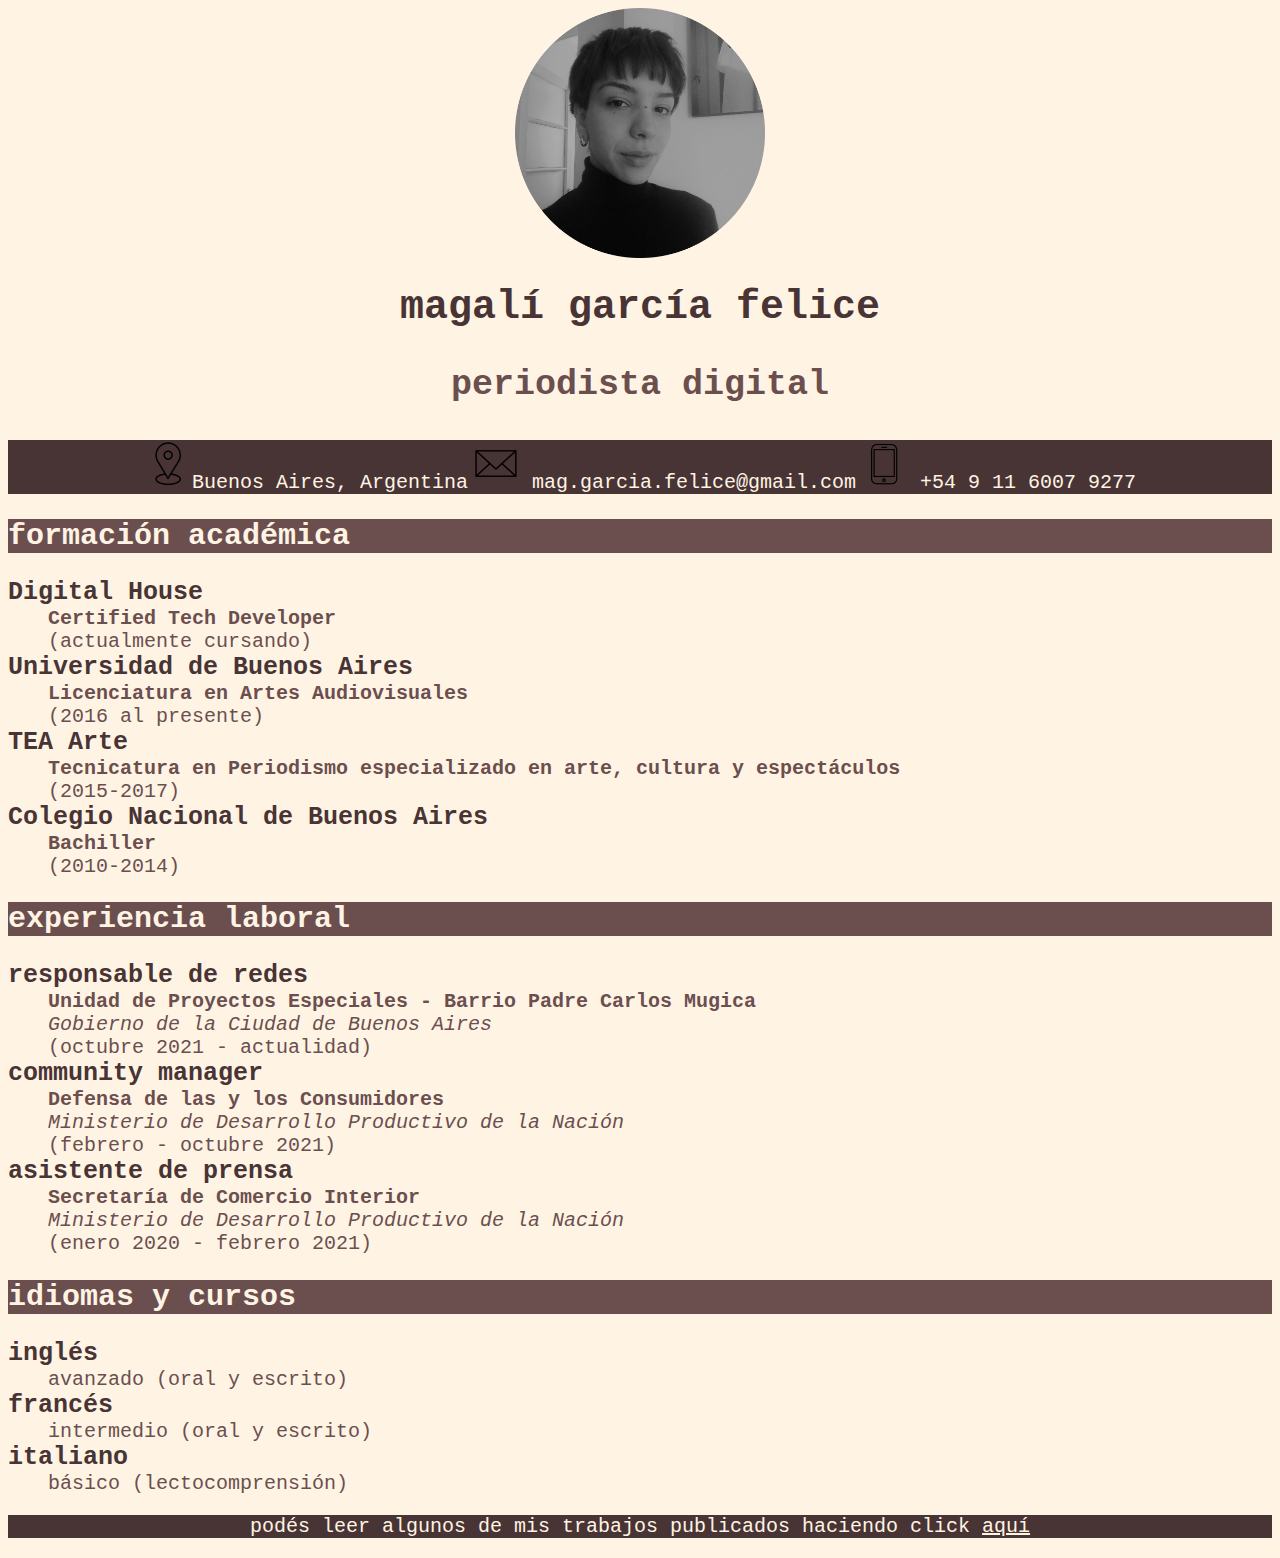
<file: front-end-1/trabajos/cv magali garcia/index.html>
<html>
<!DOCTYPE html>
<html lang="es">
    <head>
        <meta charset="UTF-8">
        <meta http-equiv="X-UA-Compatible" content="IE=edge">
        <meta name="viewport" content="width=device-width, initial-scale=1.0">
        <title>CV magalí garcía felice</title>
        <link rel="stylesheet" href="estilos.css">
    </head>

    <body>
        <header>
            <img width="250px" height="250px" src="./img/mag-garcia.png" alt="magali garcia">
                <div>
                    <h1>magalí garcía felice</h1>
                    <h3>periodista digital</h3>
                </div>       
        </header>

        <main>
            <section class="contacto">
                <span><img src="./img/icono-ubicacion.png" alt="">Buenos Aires, Argentina</span>        
                <span><img src="./img/icono-mail.png" alt=""> mag.garcia.felice@gmail.com</span>
                <span><img src="./img/icono-telefono.png" alt=""> +54 9 11 6007 9277</span>
               
            </section>

            <section>
                <h2>formación académica</h2>
                    <dl>
                        <dt>Digital House</dt>
                         <dd><span class="negrita">Certified Tech Developer</span></dd> 
                         <dd>(actualmente cursando)</dd>  
                
                        <dt>Universidad de Buenos Aires <dt>
                         <dd><span class="negrita">Licenciatura en Artes Audiovisuales</span></dd> 
                         <dd>(2016 al presente)</dd>                    
            
                        <dt>TEA Arte</dt>  
                         <dd><span class="negrita">Tecnicatura en Periodismo especializado en arte, cultura y espectáculos</span></dd>    
                         <dd>(2015-2017)</dd> 
                
                        <dt>Colegio Nacional de Buenos Aires</dt>
                         <dd><span class="negrita">Bachiller</span></dd>                       
                         <dd>(2010-2014)</dd>               
                    </dl>
            </section>

            <section>
                <h2>experiencia laboral</h2>
                <dl>
                    <dt>responsable de redes</dt>
                     <dd><span class="negrita">Unidad de Proyectos Especiales - Barrio Padre Carlos Mugica</span></dd>
                     <dd><span class="italica">Gobierno de la Ciudad de Buenos Aires</span></dd> 
                     <dd>(octubre 2021 - actualidad)</dd>
                    
                
                    <dt>community manager</dt>
                     <dd><span class="negrita">Defensa de las y los Consumidores</span></dd> 
                     <dd><span class="italica">Ministerio de Desarrollo Productivo de la Nación</span></dd> 
                     <dd>(febrero - octubre 2021)</dd> 
               
                    <dt>asistente de prensa</dt>
                     <dd><span class="negrita">Secretaría de Comercio Interior</span></dd>  
                     <dd><span class="italica">Ministerio de Desarrollo Productivo de la Nación</span></dd>  
                     <dd>(enero 2020 - febrero 2021)</dd> 
               
                </dl>
            </section>

            <section>
                <h2>idiomas y cursos</h2>
                <dl>
                    <dt>inglés</dt> 
                    <dd>avanzado (oral y escrito)</dd>

                    <dt>francés</dt>
                    <dd>intermedio (oral y escrito)</dd>          
                     
                    <dt>italiano</dt>
                    <dd>básico (lectocomprensión)</dd>
                    
                </dl>
            </section>

        </main>


        <footer>
            <p>podés leer algunos de mis trabajos publicados 
                haciendo click <a class="link" target="external" href="https://agendademusica.com/author/maggarcia/">aquí</a></p>

        </footer>
    
    </body>
</html>
</file>
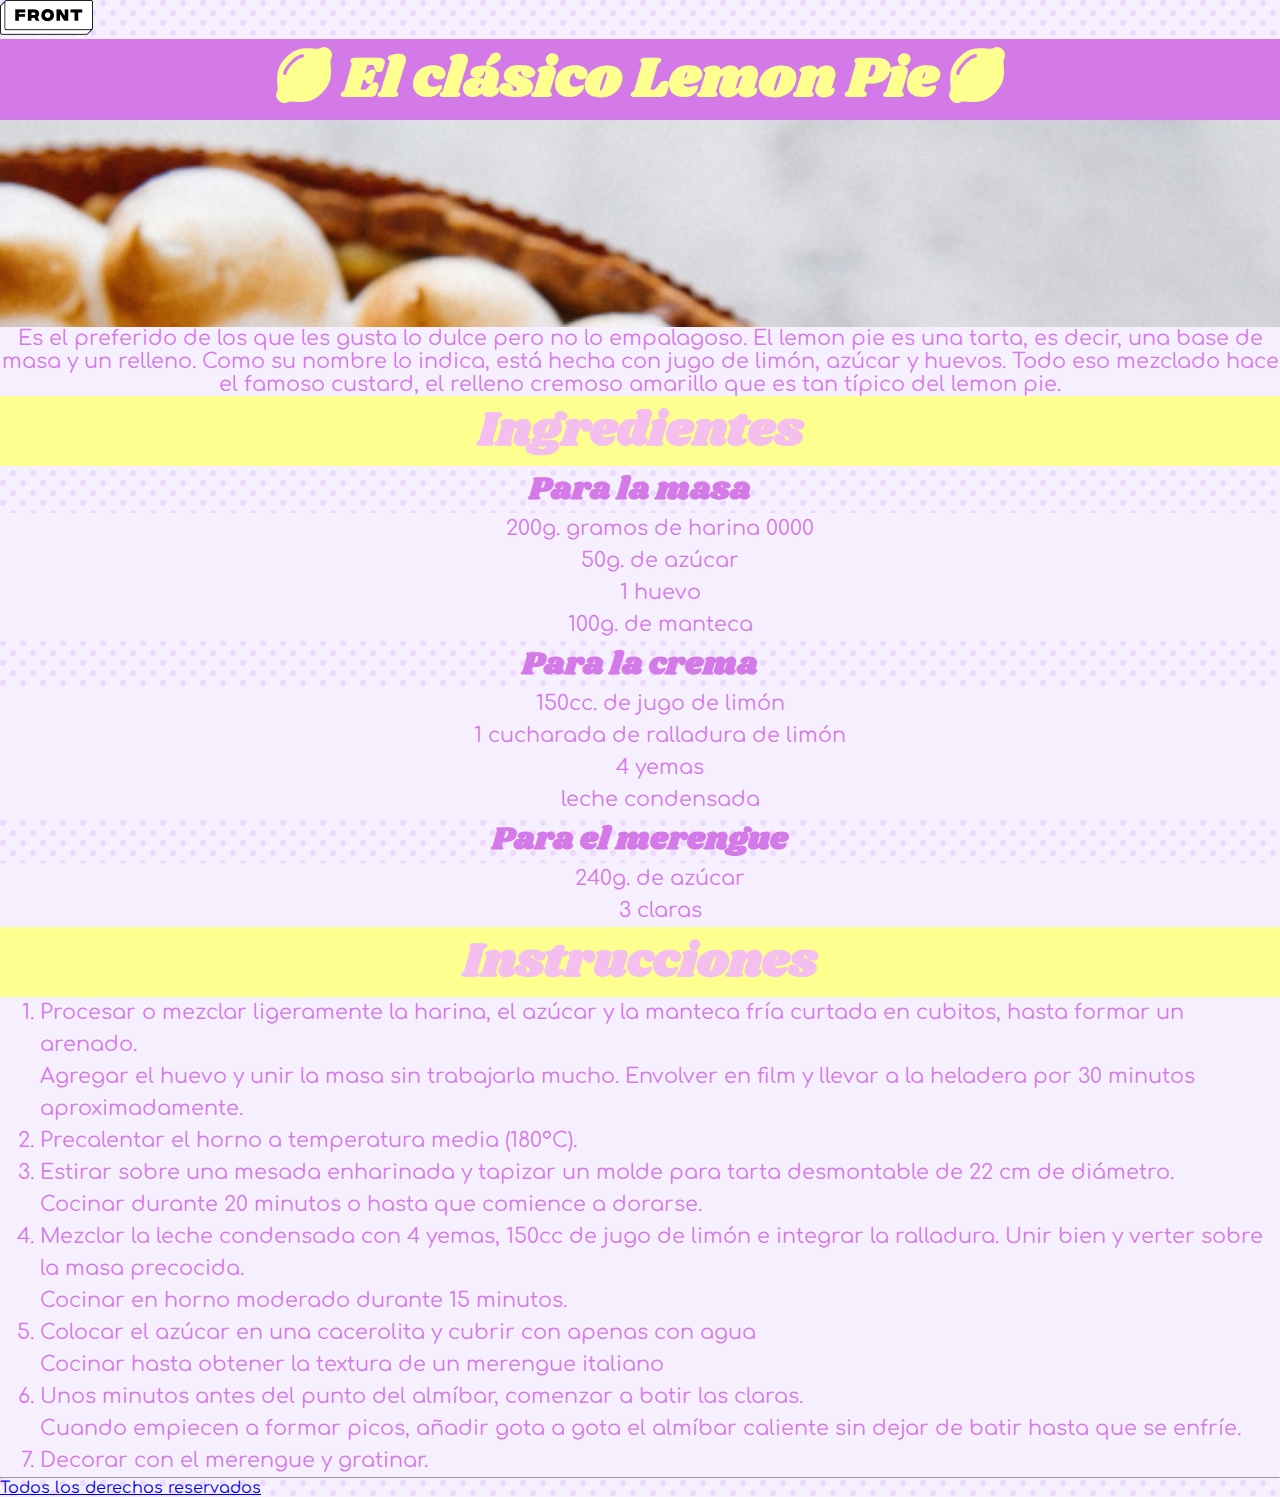
<file: front-end-1/trabajos/lemon pie/index.html>
<!DOCTYPE html>
<html lang="es">
<head>
    <meta charset="UTF-8">
    <meta http-equiv="X-UA-Compatible" content="IE=edge">
    <meta name="viewport" content="width=device-width, initial-scale=1.0">
    <link rel="stylesheet" href="https://use.fontawesome.com/releases/v5.15.2/css/all.css">
    <link rel="stylesheet" href="./style.css">
    <title>Lemon Pie</title>


</head>

<body>
    <header>
        <img src="./img/logo-front.png" alt ="Logo Front End 1">        
        <!-- <div>
            <img src="./img/lemon-pie.jpg" alt ="foto de lemon pie">
        </div> -->
    </header>
       
    <main>
        <section class="banner">
            <h1><i class="fas fa-lemon"></i> El clásico Lemon Pie <i class="fas fa-lemon"></i></h1>
        </section>
        <section id="intro">
            <p>
                Es el preferido de los que les gusta lo dulce pero no lo empalagoso. El lemon pie es una tarta,
                es decir, una base de masa y un relleno. Como su nombre lo indica, está hecha con jugo de limón, azúcar y huevos. 
                Todo eso mezclado hace el famoso custard, el relleno cremoso amarillo que es tan típico del lemon pie.
            </p>
        </section>

        <section class="ingredientes">
            <h2>Ingredientes</h2>

            <h3>Para la masa</h3>
                <ul type=none>
                    <li>200g. gramos de harina 0000</li>
                    <li>50g. de azúcar</li>
                    <li>1 huevo</li>
                    <li>100g. de manteca</li>
                </ul>


            <h3>Para la crema</h3>
                <ul type=none>
                    <li>150cc. de jugo de limón</li>
                    <li>1 cucharada de ralladura de limón</li>
                    <li>4 yemas</li>
                    <li>leche condensada</li>
                </ul>

            <h3>Para el merengue</h3>
                <ul type=none>
                    <li>240g. de azúcar</li>
                    <li>3 claras</li>
                </ul>

        </section>


        <section>
            <h2>Instrucciones</h2> 
                <ol>
                    <li>Procesar o mezclar ligeramente la harina, el azúcar y la manteca fría curtada en cubitos, hasta formar un arenado. <br> 
                        Agregar el huevo y unir la masa sin trabajarla mucho. Envolver en film y llevar a la heladera por 30 minutos aproximadamente.</li>
                    <li>Precalentar el horno a temperatura media (180°C).</li>
                    <li>Estirar sobre una mesada enharinada y tapizar un molde para tarta desmontable de 22 cm de diámetro. <br> 
                        Cocinar durante 20 minutos o hasta que comience a dorarse.</li>
                    <li>Mezclar la leche condensada con 4 yemas, 150cc de jugo de limón e integrar la ralladura. Unir bien y verter sobre la masa precocida. <br>
                        Cocinar en horno moderado durante 15 minutos.</li>
                    <li>Colocar el azúcar en una cacerolita y cubrir con apenas con agua <br>
                        Cocinar hasta obtener la textura de un merengue italiano</li>
                    <li>Unos minutos antes del punto del almíbar, comenzar a batir las claras. <br> 
                        Cuando empiecen a formar picos, añadir gota a gota el almíbar caliente sin dejar de batir hasta que se enfríe.</li>
                    <li>Decorar con el merengue y gratinar.</li>
                </ol>
    
        </section>
    </main>  

    <hr>
    <footer>
        <p><a href="http://google.com" target="blank">Todos los derechos reservados</a></p>
    </footer>
    <!--dejé el footer porque por qué no-->
</body>
</html>
</file>
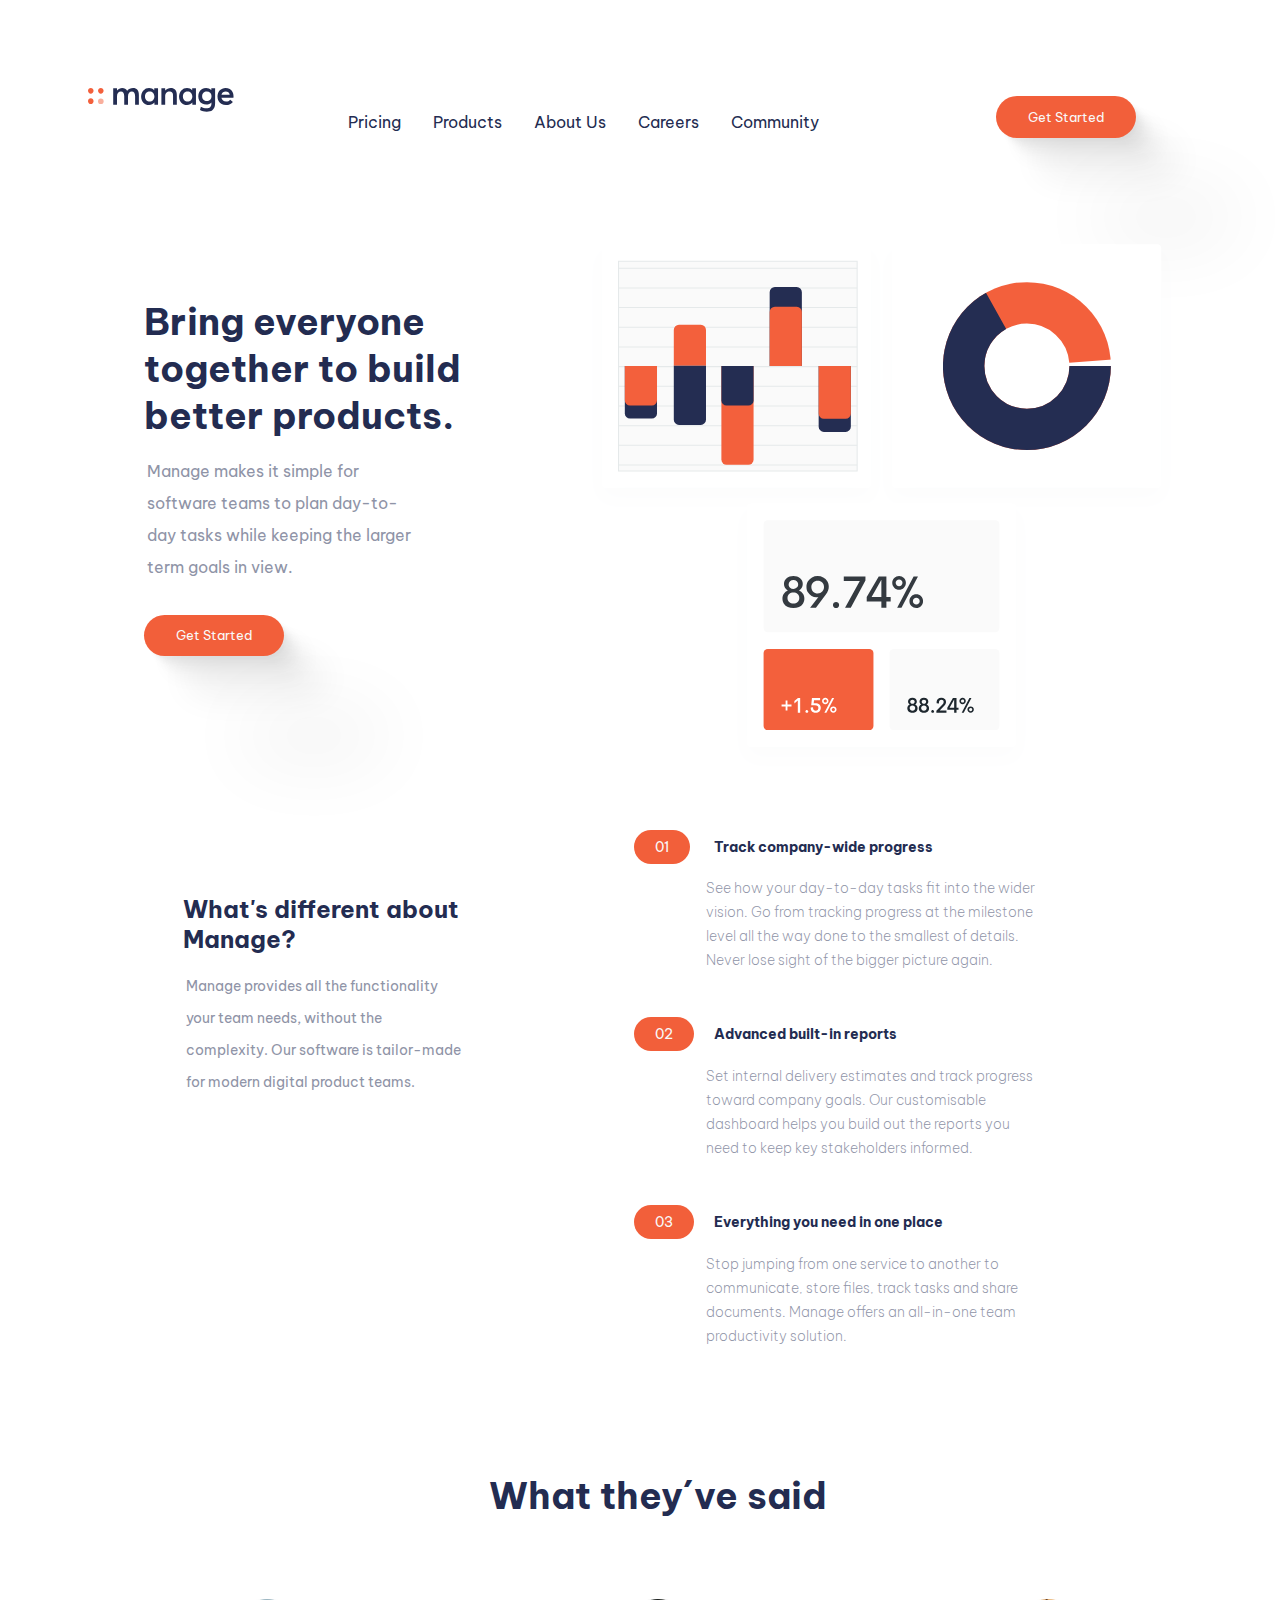
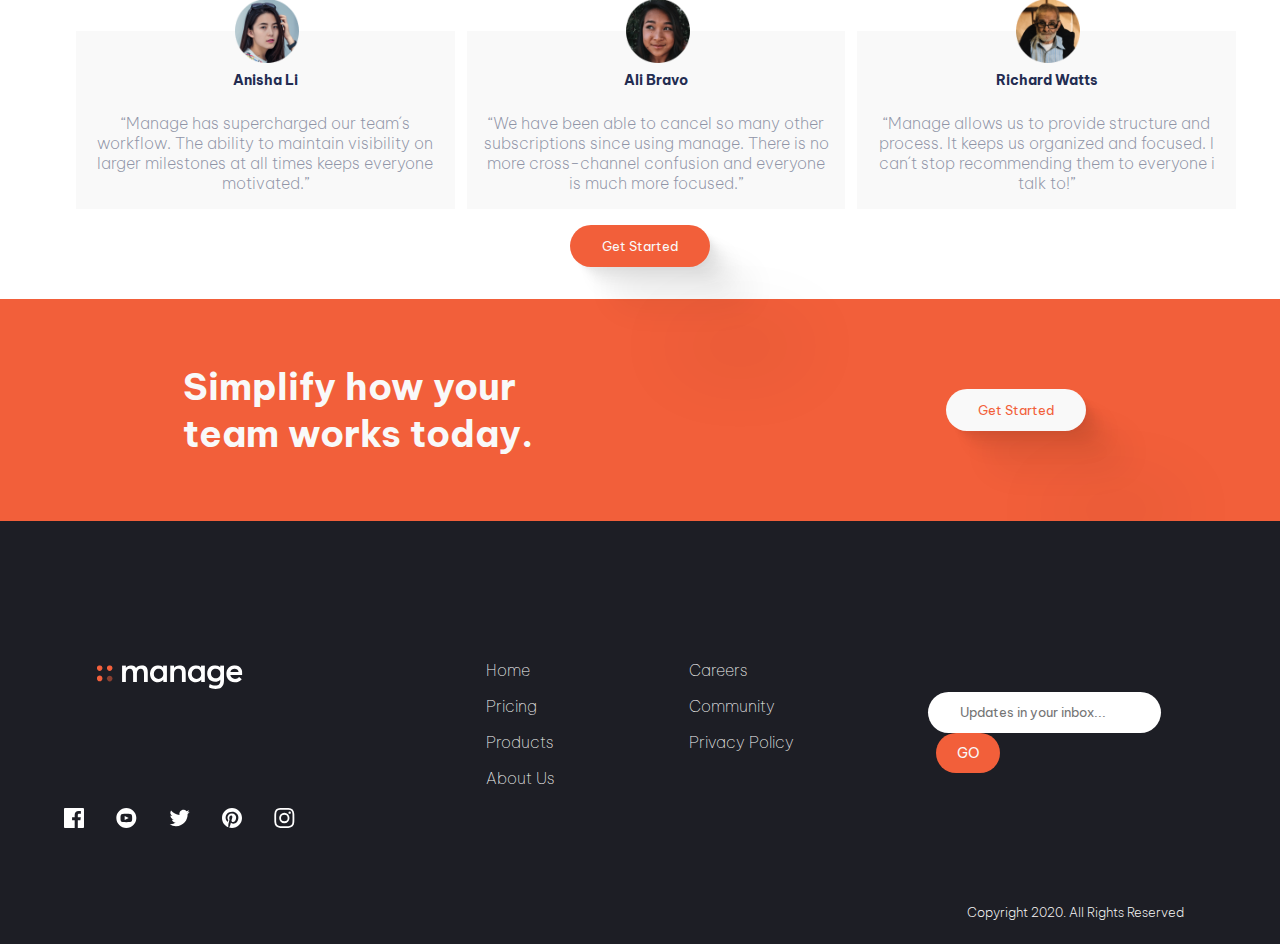
<file: front-end-1/trabajos/manage - trabajo final/index.html>
<!DOCTYPE html>
<html lang="en">
    <head>
        <meta charset="UTF-8">
        <meta http-equiv="X-UA-Compatible" content="IE=edge">
        <meta name="viewport" content="width=device-width, initial-scale=1.0">
        <link rel="stylesheet" href="./css/styles.css">
        <title>manage</title>
    </head>

    <body>
        <header>
            <div class="logo">
                <img src="./img/logo.svg" alt="logo">
            </div>
        
            <nav class="navbar">
                <ul>                        
                    <li><a href="#">Products</a></li>
                    <li><a href="#">About Us</a></li>
                    <li><a href="#">Careers</a></li>
                    <li><a href="#">Community</a></li>
                    <li id="five"><a href="#">Pricing</a></li>
                </ul>
                <img src="./img/icons/icon-hamburger.svg" alt="menu">
            </nav>                
            
            <div class="button">
                <a href="#" class="anchor">Get Started</a> 
            </div>

        </header>

        <main>
            
            <!-- section 1 -->

            <section class="one">                
               <div class="graphics">
                    <img src="./img/illustration-intro.svg" alt="graficos y porcentajes">
               </div>
                <div class="start">
                    <h2>
                        Bring everyone 
                        together to build 
                        better products. 
                    </h2>
                    <p>
                        Manage makes it simple for software teams 
                        to plan day-to-day tasks while keeping the 
                        larger term goals in view. 
                    </p>
            
                    <div class="button">
                        <a href="#" class="anchor">Get Started</a>
                    </div>
                </div>                  
            </section>

            <!-- section 2 -->

            <section class="two">
                <div class="herodesktop1">
                    <h1>What's different about Manage?</h1>
                        <p>
                            Manage provides all the functionality your team needs, without the complexity. 
                            Our software is tailor-made for modern digital product teams.
                        </p>
                </div>
                
                <div class="herodesktop2">
                    <article class="hero">
                        <span class="number">01</span>
                        <h3>Track company-wide progress</h3>
                        <p> See how your day-to-day tasks fit into the wider vision. 
                            Go from tracking progress at the milestone level all the way done to the smallest of details. 
                            Never lose sight of the bigger picture again.
                        </p>
                    </article>
                

                    <article class="hero">
                        <span class="number">02</span>
                        <h3>Advanced built-in reports</h3>
                        <p>Set internal delivery estimates and track progress toward company goals. 
                            Our customisable dashboard helps you build out the reports you need to keep key stakeholders informed.
                        </p>

                    </article>

                    <article class="hero">  
                        <span class="number">03</span>
                        <h3>Everything you need in one place</h3>
                        <p>Stop jumping from one service to another to communicate, store files, track tasks and share documents. 
                            Manage offers an all-in-one team productivity solution.
                        </p>
                    </article>
                </div>  
            </section>

            <!-- section 3 -->

            <section class= "three">
                <h2>What they´ve said</h2>
                <div class="cards">
                    <article class="card">
                        <img class="avatar" src="./img/avatars/avatar-anisha.png" alt="Anisha Li's avatar">
                        <h3>Anisha Li</h3>
                        <p>
                            “Manage has supercharged our team´s workflow. 
                            The ability to maintain visibility on larger milestones at all times keeps everyone motivated.”
                        </p>
                    </article>

                    <article class="card">
                        <img class="avatar" src="./img/avatars/avatar-ali.png" alt="Ali Bravo's avatar">
                        <h3>Ali Bravo</h3>
                        <p>
                            “We have been able to cancel so many other subscriptions since using manage. 
                            There is no more cross-channel confusion and everyone is much more focused.”
                        </p>
                    </article>

                    <article class="card">
                        <img class="avatar" src="./img/avatars/avatar-richard.png" alt="Richard Watts's avatar">
                        <h3>Richard Watts</h3>
                        <p>
                            “Manage allows us to provide structure and process. It keeps us organized and focused. 
                            I can´t stop recommending them to everyone i talk to!”
                        </p>
                    </article>
                    
                </div>
                
                <div class="button">
                    <a href="#" class="anchor">Get Started</a>
                </div>
            </section>

            <!-- pre-footer -->

            <section class="prefooter">                
                <h2>
                    Simplify how your team works today.
                </h2>   

                <div class="button">
                    <a href="#" class="anchor">Get Started</a>
                </div>
            </section>

        </main>   

        <!-- footer -->
        <footer>
                          
            <form class="form" action="./registro/registro.html" method="get">
                <input type="email" name="email" id="email" placeholder="Updates in your inbox..." required>
                 <button type="submit">GO</button>
            </form>             
            
            <nav>
                <ul>                        
                    <li><a href="#">Home</a></li>
                    <li><a href="#">Pricing</a></li>
                    <li><a href="#">Products</a></li>
                    <li><a href="#">About Us</a></li>
                </ul>
                <ul>
                    <li><a href="#">Careers</a></li>
                    <li><a href="#">Community</a></li>
                    <li><a href="#">Privacy Policy</a></li>
                </ul>                      
            </nav>

                
            <div>
                <span class="logos">
                    <a href="#"><img src="./img/icons/icon-facebook.svg" alt="facebook icon"></a>
                    <a href="#"><img src="./img/icons/icon-youtube.svg" alt="youtube icon"></a>
                    <a href="#"><img src="./img/icons/icon-twitter.svg" alt="twitter icon"></a>
                    <a href="#"><img src="./img/icons/icon-pinterest.svg" alt="pinterest icon"></a>
                    <a href="#"><img src="./img/icons/icon-instagram.svg" alt="instagram icon"></a>
                </span>

                <span class="logo">
                    <img src="./img/logo-white.svg" alt="logo">
                </span>
            </div>
                
            <p id="copyright">Copyright 2020. All Rights Reserved</p>
        </footer> 
            
        

    </body>

</html>
</file>
<file: front-end-1/trabajos/cv magali garcia/estilos.css>
header{
    background-color:#FFF3E4;
    text-align: center;
    
}

body{
    background-color:#FFF3E4;
}

footer{
    background-color:#483434;
    
}

footer p{
    color:#FFF3E4;
    font-size: 20px;
    font-family:'Courier New', Courier, monospace;
    text-align: center;
}

.link{
    color:#FFF3E4;
    font-size: 20px;
    font-family:'Courier New', Courier, monospace;
}

.negrita{
    font-weight: bold;
}

.italica{
    font-style: italic;
}

.contacto{
    background-color:#483434;
    text-align: center;
    
}

.contacto span{
    color:#FFF3E4;
    font-size: 20px;
    font-family:'Courier New', Courier, monospace;
    
       
}

h1 {
    color:#483434;
    font-size: 40px;
    font-family:'Courier New', Courier, monospace
    
}

h2 {
    color:#FFF3E4;
    background-color:#6B4F4F;
    font-size: 30px;
    font-family:'Courier New', Courier, monospace
    
}

h3 {
    color:#6B4F4F;
    font-size: 35px;
    font-family:'Courier New', Courier, monospace
    
}

dt {
    color:#483434;
    font-size: 25px;
    font-family:'Courier New', Courier, monospace;
    font-weight: bold;
    
}

dd {
    color:#6B4F4F;
    font-size: 20px;
    font-family:'Courier New', Courier, monospace
    
}
</file>
<file: front-end-1/trabajos/lemon pie/style.css>
@import url('https://fonts.googleapis.com/css2?family=Coming+Soon&family=Shrikhand&display=swap');
@import url('https://fonts.googleapis.com/css2?family=Comfortaa:wght@500&display=swap');

*{
    margin:0;
}

section.banner {
    background-image: url(./img/lemon-pie.jpg);
    background-position: center;
    background-repeat: no-repeat;
    background-size: cover;
    background-attachment: fixed;
    height: 18rem;

}

#intro {
    font-size: 1.3rem;
    text-align: center;
    background-color: #f6f0fe;
}

body {
    background-color: #f6f0fe;
    background-image: url("data:image/svg+xml,%3Csvg width='20' height='20' viewBox='0 0 20 20' xmlns='http://www.w3.org/2000/svg'%3E%3Cg fill='%239c05ff' fill-opacity='0.1' fill-rule='evenodd'%3E%3Ccircle cx='3' cy='3' r='3'/%3E%3Ccircle cx='13' cy='13' r='3'/%3E%3C/g%3E%3C/svg%3E");
    font-family: 'Comfortaa', cursive;
    color: #D47AE8;
}

.ingredientes{
    text-align: center;
}

h1, h2, h3{
    font-family: 'Shrikhand', cursive;
}

h1 {
    background-color: #D47AE8;
    color:#FDFF8F;
    font-size: 3.5rem;
    text-align: center;
}

h2 {
    background-color:#FDFF8F;
    color:#F4BEEE;
    font-size: 3rem;
    text-align: center;
}

h3 {
    color:#D47AE8;
    font-size: 2rem;
}

ul, ol {
    background-color: #f6f0fe;
    font-size: 1.3rem;
    line-height: 2rem;
}
</file>
<file: front-end-1/trabajos/manage - trabajo final/css/styles.css>
@import url('https://fonts.googleapis.com/css2?family=Be+Vietnam+Pro:wght@200;400;500;700&display=swap');

:root{
    /* definir primary secondary neutral color */
    --rojo-brillante:  rgb(242, 95, 58);  
    --azul-oscuro: rgb(35, 44, 81);
    --azul-grisaceo-oscuro: rgb(143, 148, 167);
    --azul-muy-oscuro: rgb(29, 30, 37);
    --rojo-muy-palido: rgb(255, 239, 234);
    --variante-gris-claro: rgb(249, 249, 249);
}
/* buena practica: variables en ingles */
*{
    margin: 0;
    padding: 0;
    font-family: 'Be Vietnam Pro';
    box-sizing: border-box;
}

/* no se pone font-family mala práctica buenas intenciones*/

header{
    display: flex;
    flex-wrap: nowrap;
    justify-content: space-between;
    padding: 2rem;
}

header .logo{
   margin-left: 0.5rem;
   margin-top: 0.5rem; 
}

header .logo img{width: 80%;}

header .navbar ul{display:none;}

ul {list-style:none;}

header>.button{display:none;}

/* section 1 */

.graphics img{height: 22rem;}

h2{
    display:flex;
    justify-content: center;
    color: var(--azul-oscuro);
    font-size: 2.3rem;  
    text-align: center;  
}

p{  
    display: flex;
    justify-content: center;
    color: var(--azul-grisaceo-oscuro);
    font-weight: 200;
}

.one p{    
    font-size: 1rem;  
    text-align: justify;
    line-height: 2rem; 
    margin: 1rem 2.5rem;
}


.button{
    display: inline-block;
    justify-content: center;
    background-color: var(--rojo-brillante);
    color: var(--variante-gris-claro);
    border: none;
    border-radius: 50px;
    padding: 0.8rem 2rem;
    text-align: center;
    text-decoration: none;    
    font-size: 0.8rem;
    margin: 1rem 7rem;
    box-shadow:
    2.8px 2.8px 2.2px rgba(0, 0, 0, 0.02),
    6.7px 6.7px 5.3px rgba(0, 0, 0, 0.028),
    12.5px 12.5px 10px rgba(0, 0, 0, 0.035),
    22.3px 22.3px 17.9px rgba(0, 0, 0, 0.042),
    41.8px 41.8px 33.4px rgba(0, 0, 0, 0.05),
    100px 100px 80px rgba(0, 0, 0, 0.07);
    
}


a{text-decoration: none;}

.anchor {color: var(--variante-gris-claro);}

/* section 2 */

h1, .three>h2{
    display:flex;
    justify-content: center;
    color: var(--azul-oscuro);
    font-size: 1.5rem;  
    text-align: center;   
}

h1{padding-top: 4rem;}

.two p{
    font-size: 0.9rem;  
    text-align: center;
    line-height: 1.7rem; 
    margin: 1rem 2.5rem;
    color: var(--azul-oscuro);
}

.hero {position: relative;}

.number {
    display: inline-block;
    background-color: var(--rojo-brillante);
    color: var(--variante-gris-claro);
    border: none;
    border-radius: 50px;
    padding: 0.5rem 1.3rem;
    font-size: 0.9rem;
    position: absolute;
    top: 0rem;
}

h3 {
    display: flex;
    justify-content: center;
    color: var(--azul-oscuro);
    font-size: 0.9rem;  
    text-align: center;
    padding: 0.5rem; 
}

.hero h3 {
    background-color: var(--rojo-muy-palido);
    margin-left: 2rem;
}

.hero p{
    text-align: left;
    justify-content: left;
    font-size: 0.9rem;  
    line-height: 1.5rem; 
    margin: 0.8rem 0.5rem;
    color: var(--azul-grisaceo-oscuro);
    padding-bottom: 2rem;
}

/* section 3*/

.card {
    position: relative;
    left: 1rem;
    background-color: var(--variante-gris-claro);
    text-align: center;
    padding: 1rem;
    margin-top: 3rem;
    width: 90%;
}

.avatar{
    height: 4rem;
    position: absolute;
    top: -2rem;
    left: 40%;
}

.three>h2 {
    margin-top: 2rem;
    margin-bottom: 4rem;
}

.card>h3 {
    margin-top: 1rem;
    margin-bottom: 1rem;  
}

.three .button {margin-bottom: -1rem;}

/* pre-footer */

.prefooter{
    background-color: var(--rojo-brillante);
    margin-top: 2.5rem;  
}

.prefooter h2{
    color: var(--variante-gris-claro);
    padding: 2rem 2rem 0.5rem 2rem;
}

.prefooter .button {
    background-color: var(--variante-gris-claro);
    
}

.prefooter .button .anchor {color: var(--rojo-brillante);}

/* footer */

footer{
    display: flex;
    background-color: var(--azul-muy-oscuro);
    flex-wrap: wrap;
    flex-direction: column;
    align-items: center; 
}

footer nav {
    height: 9rem;
    display: flex;
    flex-wrap: wrap;
    justify-content: space-evenly;
    font-weight: lighter;
    width: 100%;
}

footer nav ul {
    display: flex;
    flex-direction: column;
    gap: 1rem;
    flex-wrap: wrap;    
}

footer nav ul a{color: var(--variante-gris-claro);}

.form{margin-bottom: 2rem;}

.form input{
    border: none;
    border-radius: 50px;
    padding: 0.8rem 2rem;
    text-align: left;
    text-decoration: none;    
    font-size: 0.8rem;
    margin-top: 2rem;
}

.form button{
    background-color: var(--rojo-brillante);
    color: var(--variante-gris-claro);
    border: none;
    border-radius: 50px;
    padding: 0.5rem 1.3rem;
    font-size: 0.9rem;
    width: 4rem;
    height: 2.5rem;
    margin-left: 0.5rem;

}

.logos {
    display: flex;
    gap: 2rem;
    margin-top: 2rem;
    margin-bottom: 3rem;
    align-items: center;
}

.logos img{width: 130%;}

footer .logo{margin: 5rem 2rem;}

#copyright {
    margin-top: 2rem;
    font-size: 0.8rem;
    background-color: var(--azul-muy-oscuro);
    color: var(--variante-gris-claro);
}

@media only screen and (min-width:376px) {

    header, .one, .two, .three{
        margin: 3rem;
    }

       
    header .logo img{width: 100%;}     
    
    header .navbar ul{
         display:flex;
         gap: 2rem;
         margin-top: 2rem;
         margin-left: 3rem;         
    }

    header .navbar ul a{color: var(--azul-oscuro);}

    #five{order: -1;}

    header .navbar img{display:none;}

    header .button{
        display:inline-block;
        margin-right: 4rem;   
    }
        
    /* section 1 desktop */

    .one{
        display: flex;
        flex-wrap: nowrap;
        flex-direction: row-reverse;
        justify-content: space-around;
    }

    .graphics {width: 50%;}

    .start {
        width: 30%;
        margin-top: 4rem;
    }
    
    .graphics img{height: 34rem;}

    h2{        
        text-align: left;  
        margin-left: 2.3rem;
    }
    
    .one p{    
        text-align: left;
        line-height: 2rem; 
        font-weight:400;
        
    }

    .one .button {
        margin-left: 2.3rem;
        
    }
    /* section 2 desktop */
    
    .two {
        display: flex;
        flex-wrap: nowrap;
        justify-content: space-around;
    }

    .number { left: -4rem;}

    .two h3 {
        display: inline-block;
        background-color: #FFFFFF;
        margin-left: 0.5rem;
    }
     
    .herodesktop1{
        width: 30%;
    }

    h1 {
        margin-left: 2.3rem;
        text-align: left;
    }

    .herodesktop1 p{
        text-align: left;
        line-height: 2rem; 
        font-weight:400;
        color: var(--azul-grisaceo-oscuro);
    }

    .herodesktop2{
        width: 30%;
        display: flex;
        flex-wrap: nowrap;
        flex-direction: column;
        margin-right: 5rem;
    }
    
    /* section 3 desktop */

    .three{
        display: flex;
        flex-wrap: wrap;
        flex-direction: row;
        justify-content:center
    }

    .cards{
        display: flex;
        flex-wrap: wrap;
        flex-direction: row;
        justify-content: space-evenly;
        
    }

    .card {width: 32%;}
    
    .avatar{left: 42%;}
    
    .three>h2 {
        font-size: 2.3rem;
        margin-top: 2rem;
        margin-bottom: 4rem;
    }
    
    .card>h3 {
        margin-top: 1rem;
        margin-bottom: 1rem;  
    }
    
    .three .button {margin-bottom: -1rem;}

    /* pre-footer desktop */

    .prefooter {
        display: flex;
        flex-direction: row;
        align-items: center;
        justify-content: space-around;        
    }

    .prefooter h2{
        width: 43%;
        padding: 4rem;
    }

    .prefooter .button {
        height: 10%;
    }

    /* footer desktop*/
    footer{
        flex-direction: row-reverse;
        justify-content: space-around; 
        padding: 4rem; 
        position: relative;
    }
    
    footer nav {
        width: 50%;
    }

    footer> div {
        width: 25%;
        display: flex;
        flex-direction: column-reverse;
    } 
    
    .logos img{width: 100%;}

    footer form{width: 25%;}

    #copyright{
        position:absolute;
        bottom: 1.5rem;
        right: 6rem;
    }

    html {scroll-behavior: smooth;}

    .button:hover{
        background-color:rgba(242, 95, 58, 0.7);
        transition: background-color .5s;
    }

   

    

}
</file>
